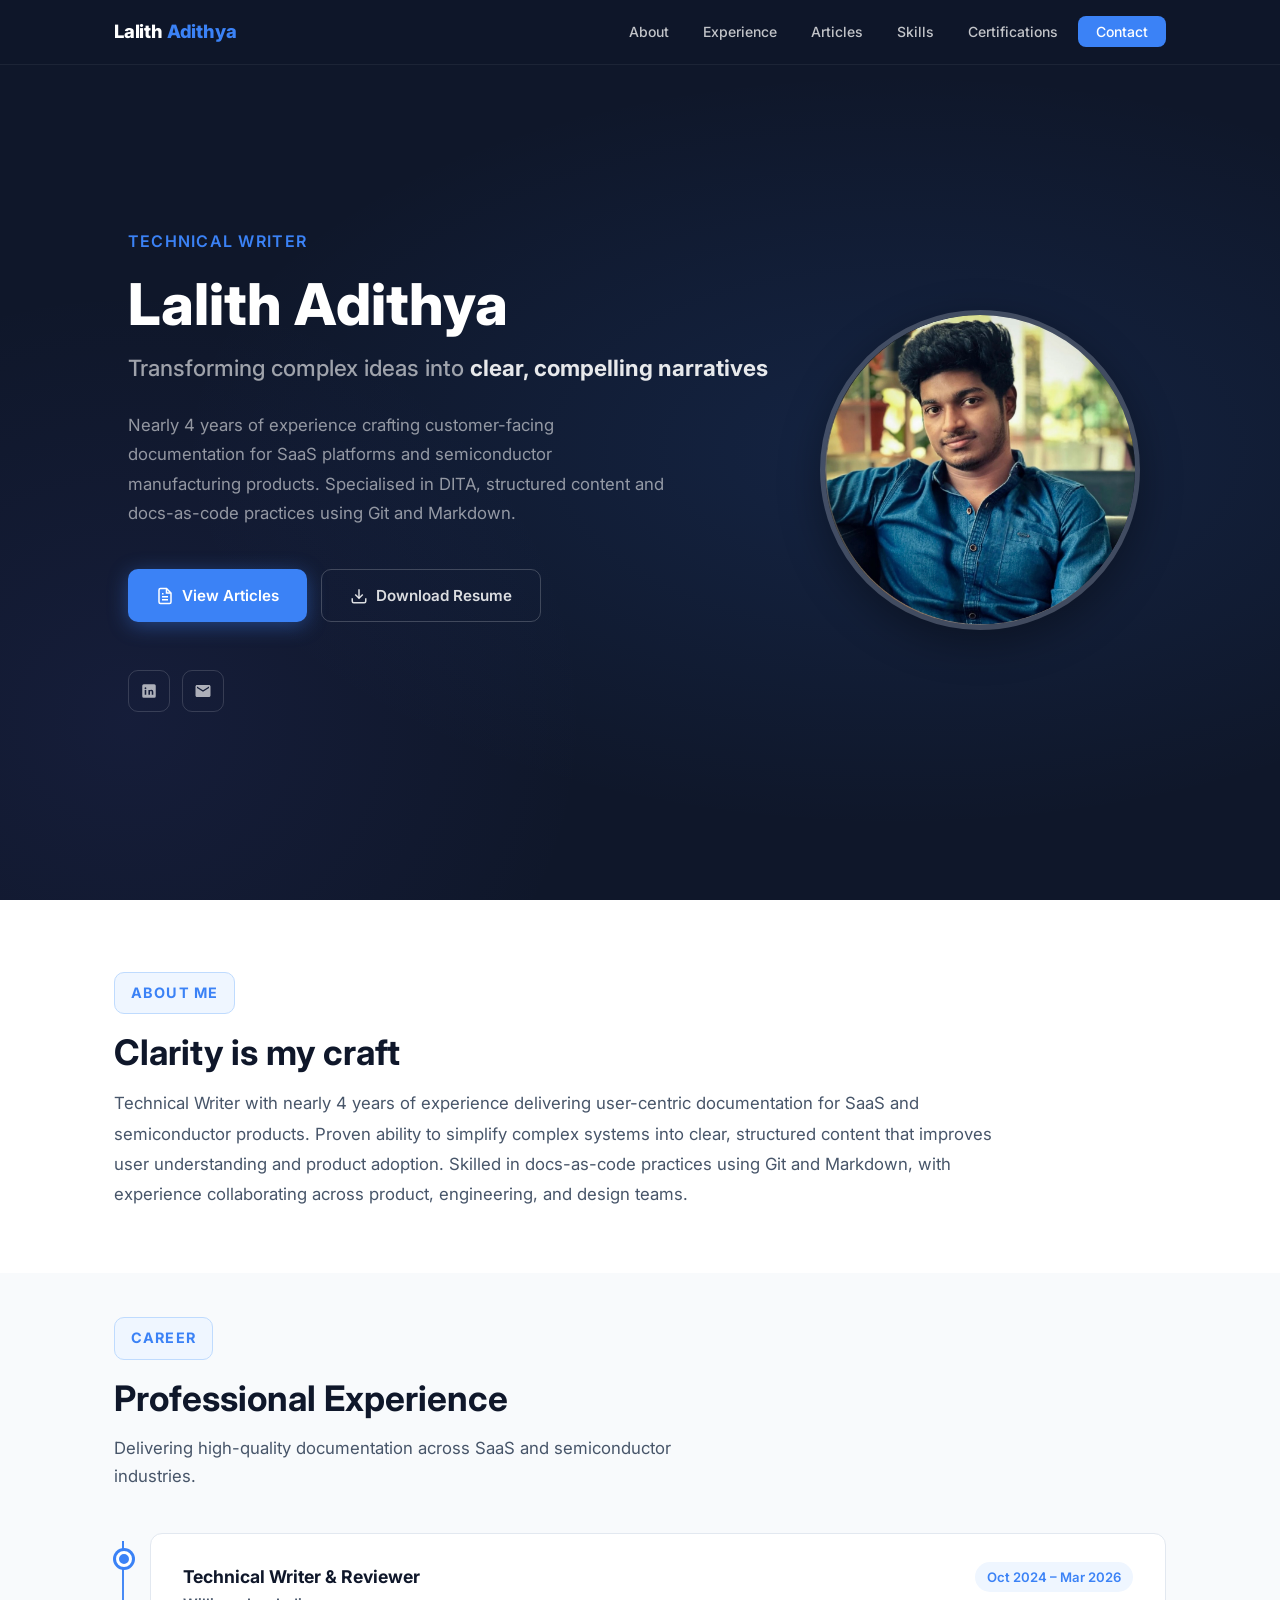
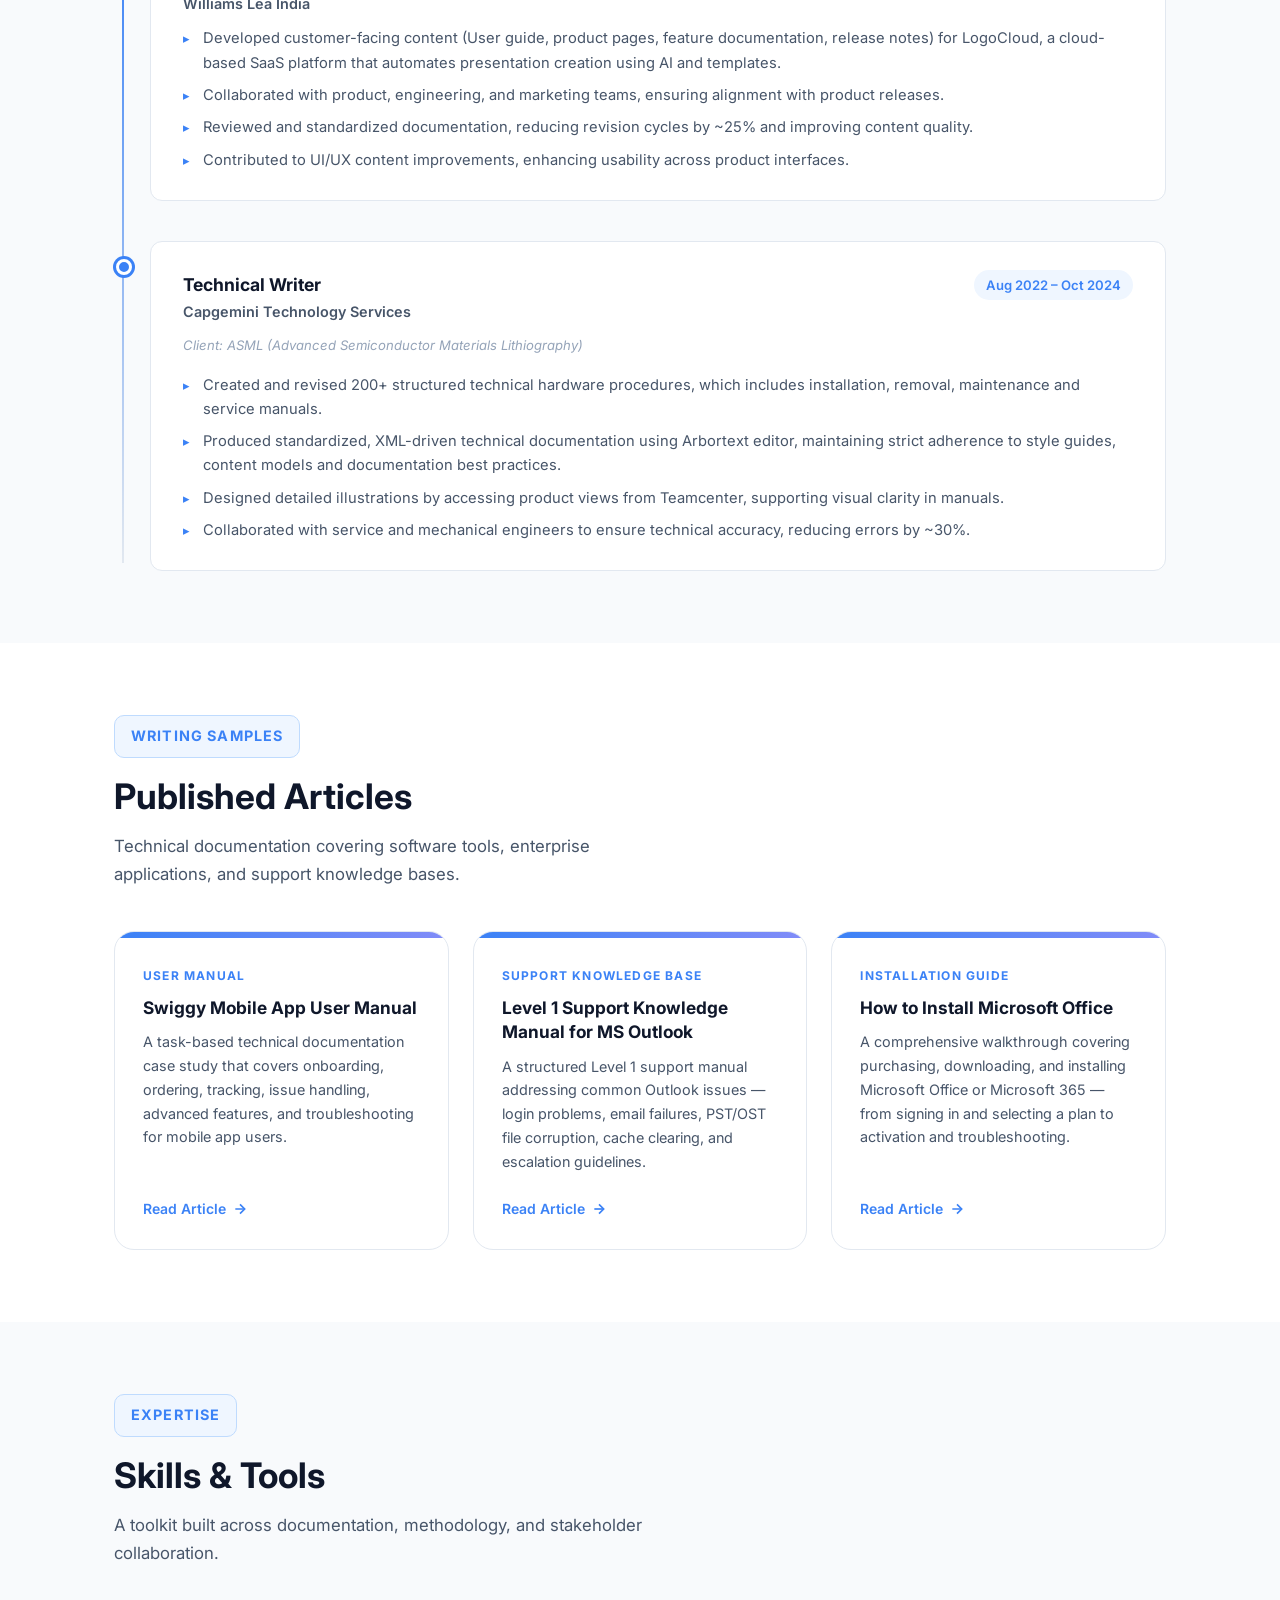
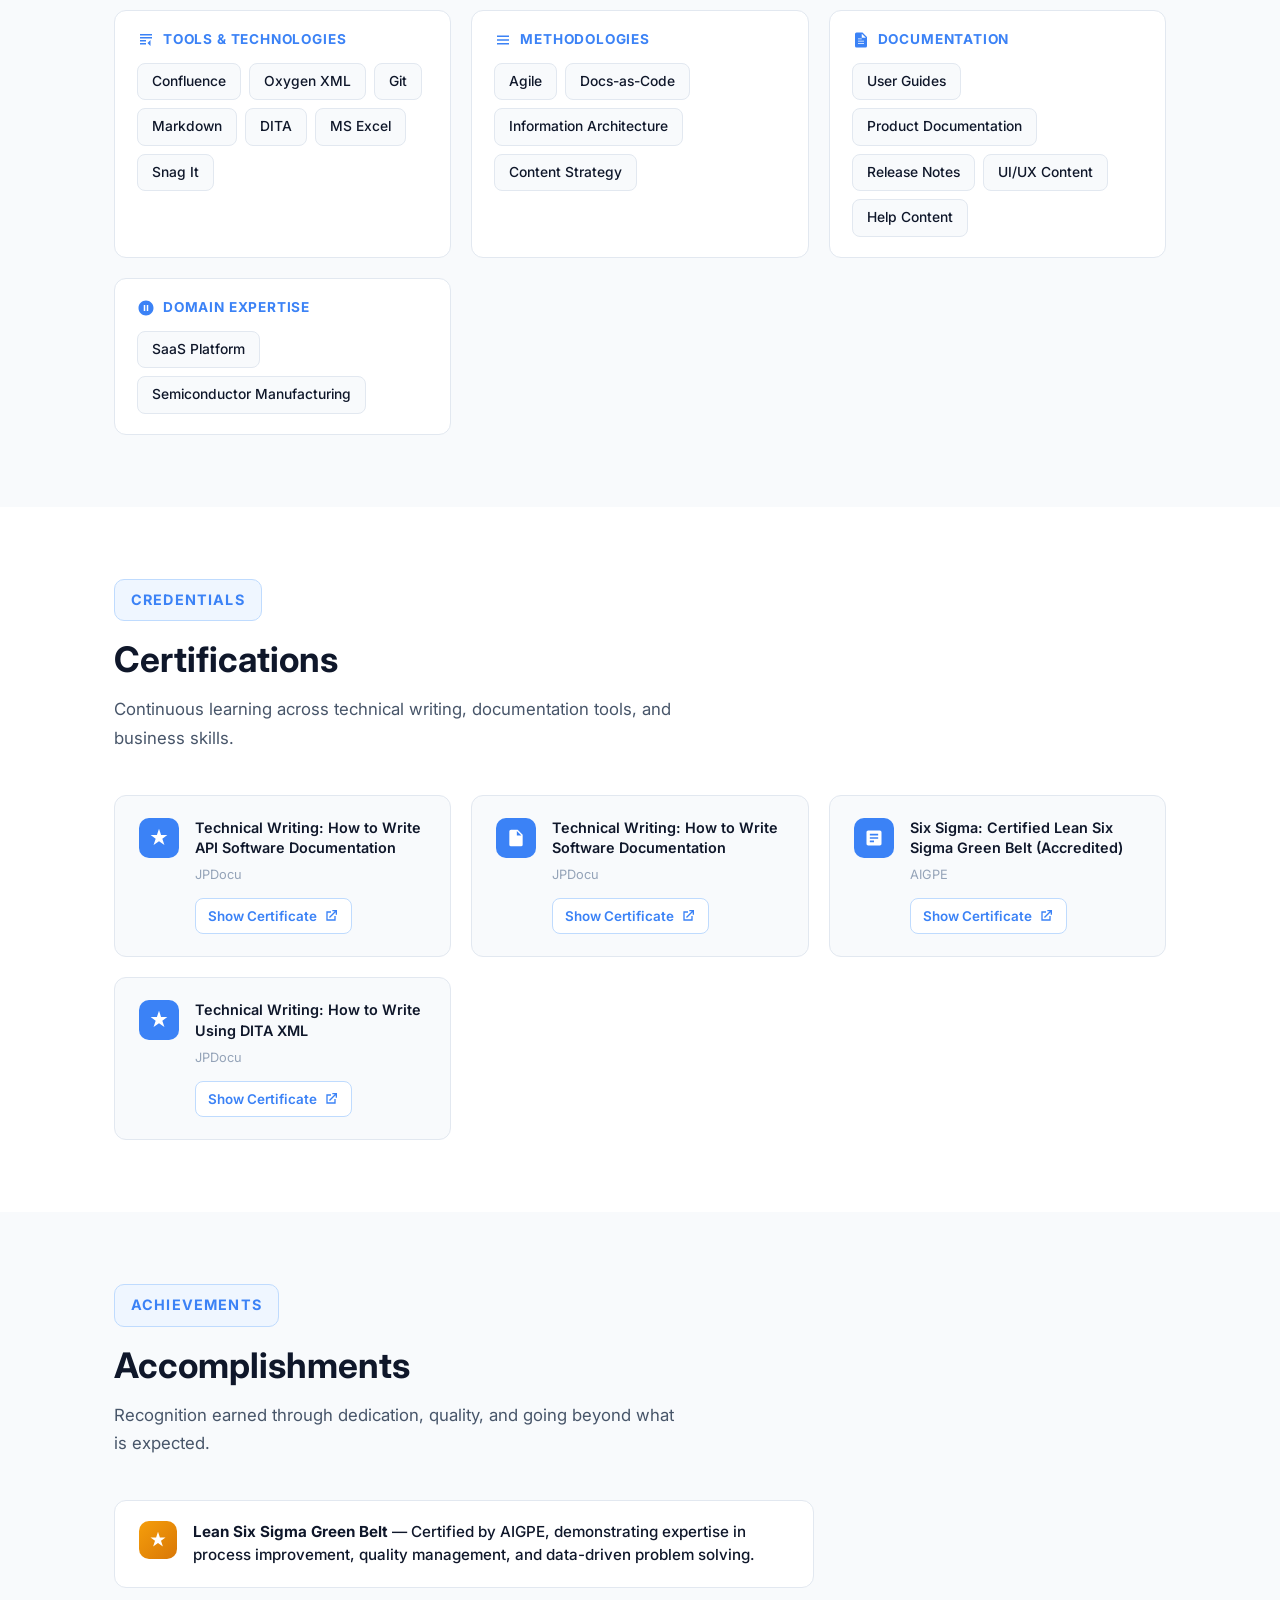
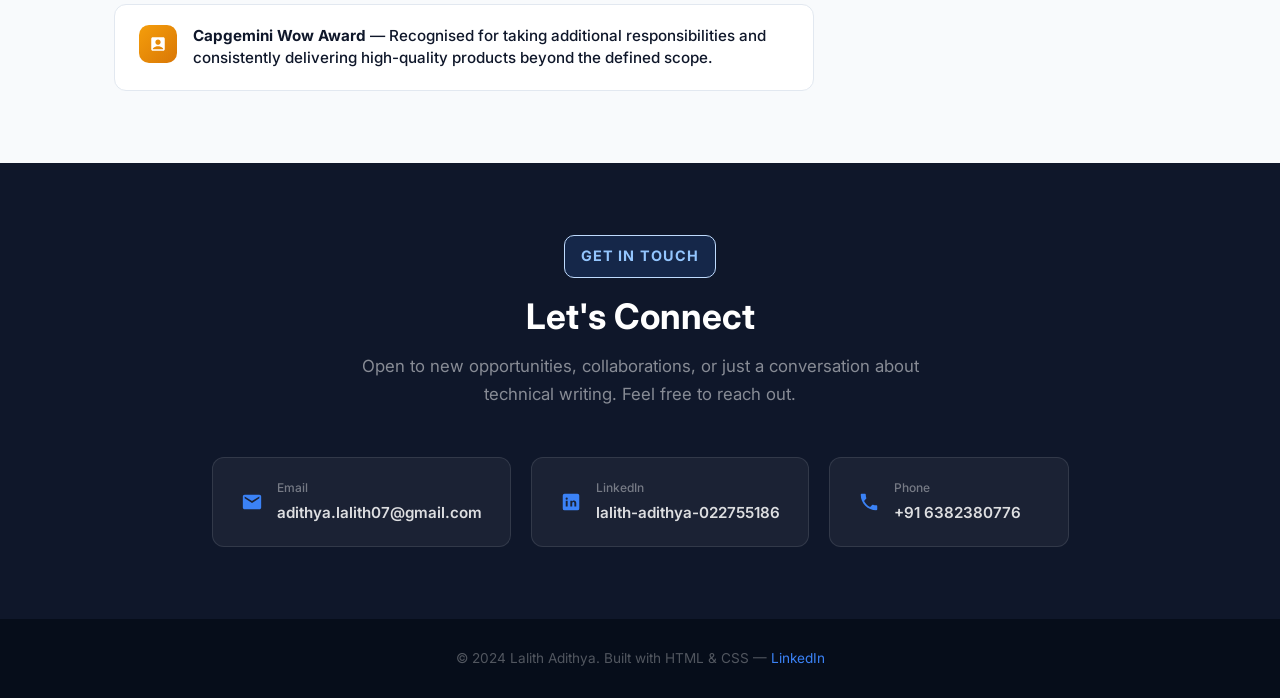
<file: index.html>
<!DOCTYPE html>
<html lang="en">

<head>
  <meta charset="UTF-8" />
  <meta name="viewport" content="width=device-width, initial-scale=1.0" />
  <meta name="description"
    content="Lalith Adithya — Technical Writer with nearly 4 years of experience in SaaS and semiconductor documentation." />
  <title>Lalith Adithya | Technical Writer</title>
  <link rel="preconnect" href="https://fonts.googleapis.com" />
  <link rel="preconnect" href="https://fonts.gstatic.com" crossorigin />
  <link href="https://fonts.googleapis.com/css2?family=Inter:wght@400;500;600;700;800&display=swap" rel="stylesheet" />
  <link rel="stylesheet" href="assets/style.css" />
</head>

<body>

  <!-- ===== NAVBAR ===== -->
  <nav id="navbar">
    <div class="container nav-inner">
      <a href="#hero" class="nav-logo">Lalith <span>Adithya</span></a>
      <ul class="nav-links" id="nav-links">
        <li><a href="#about">About</a></li>
        <li><a href="#experience">Experience</a></li>
        <li><a href="#articles">Articles</a></li>
        <li><a href="#skills">Skills</a></li>
        <li><a href="#certifications">Certifications</a></li>
        <li><a href="#contact" class="nav-cta">Contact</a></li>
      </ul>
      <button class="hamburger" id="hamburger" aria-label="Toggle navigation">
        <span></span><span></span><span></span>
      </button>
    </div>
  </nav>

  <!-- ===== HERO ===== -->
  <section id="hero">
    <div class="container">
      <div class="hero-layout">
        <div class="hero-content">
          <p class="hero-greeting">Technical Writer</p>
          <h1 class="hero-name">Lalith Adithya</h1>
          <p class="hero-title">
            Transforming complex ideas into <strong>clear, compelling narratives</strong>
          </p>
          <p class="hero-desc">
            Nearly 4 years of experience crafting customer-facing documentation for SaaS platforms and
            semiconductor manufacturing products. Specialised in DITA, structured content
            and docs-as-code practices using Git and Markdown.
          </p>
          <div class="hero-actions">
            <a href="#articles" class="btn btn-primary">
              <svg viewBox="0 0 24 24" width="18" height="18" fill="none" stroke="currentColor" stroke-width="2">
                <path d="M14 2H6a2 2 0 00-2 2v16a2 2 0 002 2h12a2 2 0 002-2V8z" />
                <polyline points="14 2 14 8 20 8" />
                <line x1="16" y1="13" x2="8" y2="13" />
                <line x1="16" y1="17" x2="8" y2="17" />
                <polyline points="10 9 9 9 8 9" />
              </svg>
              View Articles
            </a>
            <a href="assets/Lalith_TechnicalWriter.pdf" download class="btn btn-outline">
              <svg viewBox="0 0 24 24" width="18" height="18" fill="none" stroke="currentColor" stroke-width="2">
                <path d="M21 15v4a2 2 0 01-2 2H5a2 2 0 01-2-2v-4" />
                <polyline points="7 10 12 15 17 10" />
                <line x1="12" y1="15" x2="12" y2="3" />
              </svg>
              Download Resume
            </a>
          </div>
          <div class="hero-social">
            <a href="https://www.linkedin.com/in/lalith-adithya-022755186" target="_blank" rel="noopener"
              class="social-link" aria-label="LinkedIn">
              <svg viewBox="0 0 24 24">
                <path
                  d="M19 3A2 2 0 0 1 21 5V19A2 2 0 0 1 19 21H5A2 2 0 0 1 3 19V5A2 2 0 0 1 5 3H19M8.34 17V10.5H6.26V17H8.34M7.3 9.56A1.2 1.2 0 1 0 7.3 7.16A1.2 1.2 0 0 0 7.3 9.56M17.74 17V13.32C17.74 11.35 16.68 10.43 15.27 10.43C14.13 10.43 13.62 11.05 13.34 11.49V10.5H11.26C11.29 11.16 11.26 17 11.26 17H13.34V13.37C13.34 13.17 13.35 12.97 13.41 12.83C13.57 12.42 13.92 12 14.54 12C15.35 12 15.67 12.62 15.67 13.53V17H17.74Z" />
              </svg>
            </a>
            <a href="mailto:adithya.lalith07@gmail.com" class="social-link" aria-label="Email">
              <svg viewBox="0 0 24 24">
                <path
                  d="M20 4H4c-1.1 0-2 .9-2 2v12c0 1.1.9 2 2 2h16c1.1 0 2-.9 2-2V6c0-1.1-.9-2-2-2zm0 4l-8 5-8-5V6l8 5 8-5v2z" />
              </svg>
            </a>
          </div>
        </div>
        <div class="hero-image-wrap">
          <img src="assets/profile.jpeg" alt="Lalith Adithya" class="hero-image" loading="lazy" />
        </div>
      </div>
    </div>
  </section>

  <!-- ===== ABOUT ===== -->
  <section id="about">
    <div class="container">
      <div class="about-grid">
        <div class="about-text fade-in">
          <span class="section-label">About Me</span>
          <h2 class="section-title">Clarity is my craft</h2>
          <p>
            Technical Writer with nearly 4 years of experience delivering user-centric documentation for SaaS and
            semiconductor products. Proven ability to simplify complex systems into clear, structured content that
            improves
            user understanding and product adoption. Skilled in docs-as-code practices using Git and Markdown, with
            experience collaborating across product, engineering, and design teams.
          </p>
        </div>
      </div>
    </div>
  </section>

  <!-- ===== EXPERIENCE ===== -->
  <section id="experience">
    <div class="container">
      <span class="section-label">Career</span>
      <h2 class="section-title">Professional Experience</h2>
      <p class="section-subtitle">Delivering high-quality documentation across SaaS and semiconductor industries.</p>
      <div class="timeline">

        <!-- Williams Lea -->
        <div class="timeline-item fade-in">
          <div class="timeline-dot"></div>
          <div class="exp-card">
            <div class="exp-header">
              <div>
                <div class="exp-role">Technical Writer &amp; Reviewer</div>
                <div class="exp-company">Williams Lea India</div>
              </div>
              <span class="exp-period">Oct 2024 – Mar 2026</span>
            </div>
            <ul class="exp-points">
              <li>Developed customer-facing content (User guide, product pages, feature documentation, release notes)
                for
                LogoCloud, a cloud-based SaaS platform that automates presentation creation using AI and templates.</li>
              <li>Collaborated with product, engineering, and marketing teams, ensuring alignment with product releases.
              </li>
              <li>Reviewed and standardized documentation, reducing revision cycles by ~25% and improving content
                quality.</li>
              <li>Contributed to UI/UX content improvements, enhancing usability across product interfaces.</li>
            </ul>
          </div>
        </div>

        <!-- Capgemini -->
        <div class="timeline-item fade-in">
          <div class="timeline-dot"></div>
          <div class="exp-card">
            <div class="exp-header">
              <div>
                <div class="exp-role">Technical Writer</div>
                <div class="exp-company">Capgemini Technology Services</div>
              </div>
              <span class="exp-period">Aug 2022 – Oct 2024</span>
            </div>
            <p class="exp-client">Client: ASML (Advanced Semiconductor Materials Lithiography)</p>
            <ul class="exp-points">
              <li>Created and revised 200+ structured technical hardware procedures, which includes installation,
                removal,
                maintenance and service manuals.</li>
              <li>Produced standardized, XML-driven technical documentation using Arbortext editor, maintaining strict
                adherence to style guides, content models and documentation best practices.</li>
              <li>Designed detailed illustrations by accessing product views from Teamcenter, supporting visual clarity
                in manuals.</li>
              <li>Collaborated with service and mechanical engineers to ensure technical accuracy, reducing errors by
                ~30%.</li>
            </ul>
          </div>
        </div>

      </div>
    </div>
  </section>

  <!-- ===== ARTICLES ===== -->
  <section id="articles">
    <div class="container">
      <span class="section-label">Writing Samples</span>
      <h2 class="section-title">Published Articles</h2>
      <p class="section-subtitle">Technical documentation covering software tools, enterprise applications, and support
        knowledge bases.</p>
      <div class="articles-grid">

        <!-- Article 1 -->
        <div class="article-card fade-in">
          <div class="article-thumb"></div>
          <div class="article-body">
            <div class="article-category">User Manual</div>
            <h3 class="article-title">Swiggy Mobile App User Manual</h3>
            <p class="article-desc">
              A task-based technical documentation case study that covers onboarding, ordering, tracking,
              issue handling, advanced features, and troubleshooting for mobile app users.
            </p>
            <div class="article-footer">
              <a href="articles/article-viewer.html?file=swiggy_article.md" class="article-read-btn">
                Read Article
                <svg viewBox="0 0 24 24" fill="none" stroke="currentColor" stroke-width="2.5">
                  <line x1="5" y1="12" x2="19" y2="12" />
                  <polyline points="12 5 19 12 12 19" />
                </svg>
              </a>
            </div>
          </div>
        </div>

        <!-- Article 2 -->
        <div class="article-card fade-in">
          <div class="article-thumb"></div>
          <div class="article-body">
            <div class="article-category">Support Knowledge Base</div>
            <h3 class="article-title">Level 1 Support Knowledge Manual for MS Outlook</h3>
            <p class="article-desc">
              A structured Level 1 support manual addressing common Outlook issues — login problems, email failures,
              PST/OST file corruption, cache clearing, and escalation guidelines.
            </p>
            <div class="article-footer">
              <a href="articles/article-viewer.html?file=level_l1.md" class="article-read-btn">
                Read Article
                <svg viewBox="0 0 24 24" fill="none" stroke="currentColor" stroke-width="2.5">
                  <line x1="5" y1="12" x2="19" y2="12" />
                  <polyline points="12 5 19 12 12 19" />
                </svg>
              </a>
            </div>
          </div>
        </div>

        <!-- Article 3 -->
        <div class="article-card fade-in">
          <div class="article-thumb"></div>
          <div class="article-body">
            <div class="article-category">Installation Guide</div>
            <h3 class="article-title">How to Install Microsoft Office</h3>
            <p class="article-desc">
              A comprehensive walkthrough covering purchasing, downloading, and installing Microsoft Office or
              Microsoft 365 — from signing in and selecting a plan to activation and troubleshooting.
            </p>
            <div class="article-footer">
              <a href="articles/article-viewer.html?file=how_to_install_ms_office.md" class="article-read-btn">
                Read Article
                <svg viewBox="0 0 24 24" fill="none" stroke="currentColor" stroke-width="2.5">
                  <line x1="5" y1="12" x2="19" y2="12" />
                  <polyline points="12 5 19 12 12 19" />
                </svg>
              </a>
            </div>
          </div>
        </div>

      </div>
    </div>
  </section>

  <!-- ===== SKILLS ===== -->
  <section id="skills">
    <div class="container">
      <span class="section-label">Expertise</span>
      <h2 class="section-title">Skills &amp; Tools</h2>
      <p class="section-subtitle">A toolkit built across documentation, methodology, and stakeholder collaboration.</p>
      <div class="skills-categories fade-in">

        <div class="skill-category">
          <div class="skill-category-header">
            <svg viewBox="0 0 24 24" fill="currentColor" width="18" height="18">
              <path d="M20 6H4V4h16v2zm0 2H4v2h16V8zm-8 4H4v2h8v-2zm0 4H4v2h8v-2zm6-4v8l-4-4 4-4z" />
            </svg>
            <h3 class="skill-category-title">Tools &amp; Technologies</h3>
          </div>
          <div class="skill-tags-row">
            <span class="skill-tag">Confluence</span>
            <span class="skill-tag">Oxygen XML</span>
            <span class="skill-tag">Git</span>
            <span class="skill-tag">Markdown</span>
            <span class="skill-tag">DITA</span>
            <span class="skill-tag">MS Excel</span>
            <span class="skill-tag">Snag It</span>
          </div>
        </div>

        <div class="skill-category">
          <div class="skill-category-header">
            <svg viewBox="0 0 24 24" fill="currentColor" width="18" height="18">
              <path d="M4 6h16v2H4zm0 5h16v2H4zm0 5h16v2H4z" />
            </svg>
            <h3 class="skill-category-title">Methodologies</h3>
          </div>
          <div class="skill-tags-row">
            <span class="skill-tag">Agile</span>
            <span class="skill-tag">Docs-as-Code</span>
            <span class="skill-tag">Information Architecture</span>
            <span class="skill-tag">Content Strategy</span>
          </div>
        </div>

        <div class="skill-category">
          <div class="skill-category-header">
            <svg viewBox="0 0 24 24" fill="currentColor" width="18" height="18">
              <path
                d="M14 2H6a2 2 0 00-2 2v16a2 2 0 002 2h12a2 2 0 002-2V8l-6-6zm-1 1.5L18.5 9H13V3.5zM8 13h8v1H8zm0 3h8v1H8zm0-6h5v1H8z" />
            </svg>
            <h3 class="skill-category-title">Documentation</h3>
          </div>
          <div class="skill-tags-row">
            <span class="skill-tag">User Guides</span>
            <span class="skill-tag">Product Documentation</span>
            <span class="skill-tag">Release Notes</span>
            <span class="skill-tag">UI/UX Content</span>
            <span class="skill-tag">Help Content</span>
          </div>
        </div>

        <div class="skill-category">
          <div class="skill-category-header">
            <svg viewBox="0 0 24 24" fill="currentColor" width="18" height="18">
              <path
                d="M12 2C6.48 2 2 6.48 2 12s4.48 10 10 10 10-4.48 10-10S17.52 2 12 2zm-1 14H9V8h2v8zm4 0h-2V8h2v8z" />
            </svg>
            <h3 class="skill-category-title">Domain Expertise</h3>
          </div>
          <div class="skill-tags-row">
            <span class="skill-tag">SaaS Platform</span>
            <span class="skill-tag">Semiconductor Manufacturing</span>
          </div>
        </div>

      </div>
    </div>
  </section>

  <!-- ===== CERTIFICATIONS ===== -->
  <section id="certifications">
    <div class="container">
      <span class="section-label">Credentials</span>
      <h2 class="section-title">Certifications</h2>
      <p class="section-subtitle">Continuous learning across technical writing, documentation tools, and business
        skills.</p>
      <div class="certs-grid fade-in">

        <div class="cert-card">
          <div class="cert-icon">
            <svg viewBox="0 0 24 24">
              <path d="M12 1L9.5 8.5H2l6 4.5-2.5 7.5L12 16l6.5 4.5-2.5-7.5 6-4.5h-7.5L12 1z" />
            </svg>
          </div>
          <div class="cert-text">
            <a class="cert-title" href="https://www.udemy.com/certificate/UC-3b1d50a0-3300-4786-92a3-cf062a9b9935/"
              target="_blank" rel="noopener">
              Technical Writing: How to Write API Software Documentation
            </a>
            <div class="cert-issuer">JPDocu</div>
            <a class="cert-link-btn" href="https://www.udemy.com/certificate/UC-3b1d50a0-3300-4786-92a3-cf062a9b9935/"
              target="_blank" rel="noopener">
              Show Certificate
              <svg viewBox="0 0 24 24">
                <path d="M14 3H21V10H19V6.41L10.41 15L9 13.59L17.59 5H14V3M5 5H12V7H7V17H17V12H19V19H5V5Z" />
              </svg>
            </a>
          </div>
        </div>

        <div class="cert-card">
          <div class="cert-icon">
            <svg viewBox="0 0 24 24">
              <path d="M14 2H6a2 2 0 00-2 2v16a2 2 0 002 2h12a2 2 0 002-2V8l-6-6zm-1 1.5L18.5 9H13V3.5z" />
            </svg>
          </div>
          <div class="cert-text">
            <a class="cert-title" href="https://www.udemy.com/certificate/UC-2b2be797-c025-4c02-b861-0d8aa127be94/"
              target="_blank" rel="noopener">
              Technical Writing: How to Write Software Documentation
            </a>
            <div class="cert-issuer">JPDocu</div>
            <a class="cert-link-btn" href="https://www.udemy.com/certificate/UC-2b2be797-c025-4c02-b861-0d8aa127be94/"
              target="_blank" rel="noopener">
              Show Certificate
              <svg viewBox="0 0 24 24">
                <path d="M14 3H21V10H19V6.41L10.41 15L9 13.59L17.59 5H14V3M5 5H12V7H7V17H17V12H19V19H5V5Z" />
              </svg>
            </a>
          </div>
        </div>

        <div class="cert-card">
          <div class="cert-icon">
            <svg viewBox="0 0 24 24">
              <path
                d="M19 3H5c-1.1 0-2 .9-2 2v14c0 1.1.9 2 2 2h14c1.1 0 2-.9 2-2V5c0-1.1-.9-2-2-2zm-7 14H7v-2h5v2zm5-4H7v-2h10v2zm0-4H7V7h10v2z" />
            </svg>
          </div>
          <div class="cert-text">
            <a class="cert-title" href="https://www.udemy.com/certificate/UC-37bd7be3-f6fc-440d-a612-e56e745743c7/"
              target="_blank" rel="noopener">
              Six Sigma: Certified Lean Six Sigma Green Belt (Accredited)
            </a>
            <div class="cert-issuer">AIGPE</div>
            <a class="cert-link-btn" href="https://www.udemy.com/certificate/UC-37bd7be3-f6fc-440d-a612-e56e745743c7/"
              target="_blank" rel="noopener">
              Show Certificate
              <svg viewBox="0 0 24 24">
                <path d="M14 3H21V10H19V6.41L10.41 15L9 13.59L17.59 5H14V3M5 5H12V7H7V17H17V12H19V19H5V5Z" />
              </svg>
            </a>
          </div>
        </div>
        <div class="cert-card">
          <div class="cert-icon">
            <svg viewBox="0 0 24 24">
              <path d="M12 1L9.5 8.5H2l6 4.5-2.5 7.5L12 16l6.5 4.5-2.5-7.5 6-4.5h-7.5L12 1z" />
            </svg>
          </div>
          <div class="cert-text">
            <a class="cert-title" href="https://www.udemy.com/certificate/UC-e6845215-7efd-4336-aedc-996519c5c45f/"
              target="_blank" rel="noopener">
              Technical Writing: How to Write Using DITA XML
            </a>
            <div class="cert-issuer">JPDocu</div>
            <a class="cert-link-btn" href="https://www.udemy.com/certificate/UC-e6845215-7efd-4336-aedc-996519c5c45f/"
              target="_blank" rel="noopener">
              Show Certificate
              <svg viewBox="0 0 24 24">
                <path d="M14 3H21V10H19V6.41L10.41 15L9 13.59L17.59 5H14V3M5 5H12V7H7V17H17V12H19V19H5V5Z" />
              </svg>
            </a>
          </div>
        </div>
      </div>
    </div>
  </section>

  <!-- ===== ACCOMPLISHMENTS ===== -->
  <section id="accomplishments">
    <div class="container">
      <span class="section-label">Achievements</span>
      <h2 class="section-title">Accomplishments</h2>
      <p class="section-subtitle">Recognition earned through dedication, quality, and going beyond what is expected.</p>
      <div class="accomplishments-list fade-in">

        <div class="accomplishment-item">
          <div class="acc-icon">
            <svg viewBox="0 0 24 24">
              <path d="M12 1L9.5 8.5H2l6 4.5-2.5 7.5L12 16l6.5 4.5-2.5-7.5 6-4.5h-7.5L12 1z" />
            </svg>
          </div>
          <p class="acc-text"><strong>Lean Six Sigma Green Belt</strong> — Certified by AIGPE, demonstrating expertise
            in process improvement, quality management, and data-driven problem solving.</p>
        </div>

        <div class="accomplishment-item">
          <div class="acc-icon">
            <svg viewBox="0 0 24 24">
              <path
                d="M19 3H5c-1.1 0-2 .9-2 2v14c0 1.1.9 2 2 2h14c1.1 0 2-.9 2-2V5c0-1.1-.9-2-2-2zm-7 3c1.93 0 3.5 1.57 3.5 3.5S13.93 13 12 13s-3.5-1.57-3.5-3.5S10.07 6 12 6zm7 13H5v-.23c0-.62.28-1.2.76-1.58C7.47 15.82 9.64 15 12 15s4.53.82 6.24 2.19c.48.38.76.97.76 1.58V19z" />
            </svg>
          </div>
          <p class="acc-text"><strong>Capgemini Wow Award</strong> — Recognised for taking additional responsibilities
            and consistently delivering high-quality products beyond the defined scope.</p>
        </div>

      </div>
    </div>
  </section>

  <!-- ===== CONTACT ===== -->
  <section id="contact">
    <div class="container">
      <span class="section-label">Get In Touch</span>
      <h2 class="section-title">Let's Connect</h2>
      <p class="section-subtitle">
        Open to new opportunities, collaborations, or just a conversation about technical writing.
        Feel free to reach out.
      </p>
      <div class="contact-cards">
        <a href="mailto:adithya.lalith07@gmail.com" class="contact-card">
          <svg viewBox="0 0 24 24">
            <path
              d="M20 4H4c-1.1 0-2 .9-2 2v12c0 1.1.9 2 2 2h16c1.1 0 2-.9 2-2V6c0-1.1-.9-2-2-2zm0 4l-8 5-8-5V6l8 5 8-5v2z" />
          </svg>
          <div class="contact-card-content">
            <div class="contact-card-label">Email</div>
            <div class="contact-card-value">adithya.lalith07@gmail.com</div>
          </div>
        </a>
        <a href="https://www.linkedin.com/in/lalith-adithya-022755186" target="_blank" rel="noopener"
          class="contact-card">
          <svg viewBox="0 0 24 24">
            <path
              d="M19 3A2 2 0 0 1 21 5V19A2 2 0 0 1 19 21H5A2 2 0 0 1 3 19V5A2 2 0 0 1 5 3H19M8.34 17V10.5H6.26V17H8.34M7.3 9.56A1.2 1.2 0 1 0 7.3 7.16A1.2 1.2 0 0 0 7.3 9.56M17.74 17V13.32C17.74 11.35 16.68 10.43 15.27 10.43C14.13 10.43 13.62 11.05 13.34 11.49V10.5H11.26C11.29 11.16 11.26 17 11.26 17H13.34V13.37C13.34 13.17 13.35 12.97 13.41 12.83C13.57 12.42 13.92 12 14.54 12C15.35 12 15.67 12.62 15.67 13.53V17H17.74Z" />
          </svg>
          <div class="contact-card-content">
            <div class="contact-card-label">LinkedIn</div>
            <div class="contact-card-value">lalith-adithya-022755186</div>
          </div>
        </a>
        <a href="tel:+916382380776" class="contact-card">
          <svg viewBox="0 0 24 24">
            <path
              d="M6.62 10.79c1.44 2.83 3.76 5.14 6.59 6.59l2.2-2.2c.27-.27.67-.36 1.02-.24 1.12.37 2.33.57 3.57.57.55 0 1 .45 1 1V20c0 .55-.45 1-1 1-9.39 0-17-7.61-17-17 0-.55.45-1 1-1h3.5c.55 0 1 .45 1 1 0 1.25.2 2.45.57 3.57.11.35.03.74-.25 1.02l-2.2 2.2z" />
          </svg>
          <div class="contact-card-content">
            <div class="contact-card-label">Phone</div>
            <div class="contact-card-value">+91 6382380776</div>
          </div>
        </a>
      </div>
    </div>
  </section>

  <!-- ===== FOOTER ===== -->
  <footer>
    <div class="container">
      <p>© 2024 Lalith Adithya. Built with HTML &amp; CSS — <a
          href="https://www.linkedin.com/in/lalith-adithya-022755186" target="_blank" rel="noopener">LinkedIn</a></p>
    </div>
  </footer>

  <!-- ===== SCROLL TO TOP ===== -->
  <button id="scroll-top" aria-label="Scroll to top">
    <svg viewBox="0 0 24 24">
      <polyline points="18 15 12 9 6 15" />
    </svg>
  </button>

  <!-- ===== JS ===== -->
  <script>
    // Navbar scroll effect
    const navbar = document.getElementById('navbar');
    window.addEventListener('scroll', () => {
      navbar.classList.toggle('scrolled', window.scrollY > 40);
    });

    // Hamburger menu
    const hamburger = document.getElementById('hamburger');
    const navLinks = document.getElementById('nav-links');
    hamburger.addEventListener('click', () => {
      hamburger.classList.toggle('open');
      navLinks.classList.toggle('open');
    });
    navLinks.querySelectorAll('a').forEach(link => {
      link.addEventListener('click', () => {
        hamburger.classList.remove('open');
        navLinks.classList.remove('open');
      });
    });

    // Scroll-to-top button
    const scrollTopBtn = document.getElementById('scroll-top');
    window.addEventListener('scroll', () => {
      scrollTopBtn.classList.toggle('visible', window.scrollY > 400);
    });
    scrollTopBtn.addEventListener('click', () => {
      window.scrollTo({ top: 0, behavior: 'smooth' });
    });

    // Intersection Observer for fade-in animations
    const observer = new IntersectionObserver((entries) => {
      entries.forEach(entry => {
        if (entry.isIntersecting) {
          entry.target.classList.add('visible');
          observer.unobserve(entry.target);
        }
      });
    }, { threshold: 0.12 });

    document.querySelectorAll('.fade-in').forEach(el => observer.observe(el));
  </script>
</body>

</html>
</file>
<file: assets/style.css>
/* ===== RESET & BASE ===== */
*, *::before, *::after {
  box-sizing: border-box;
  margin: 0;
  padding: 0;
}

:root {
  --navy: #0f172a;
  --navy-light: #1e293b;
  --blue: #3b82f6;
  --blue-dark: #2563eb;
  --blue-light: #eff6ff;
  --text-primary: #0f172a;
  --text-secondary: #475569;
  --text-muted: #94a3b8;
  --bg: #ffffff;
  --bg-alt: #f8fafc;
  --border: #e2e8f0;
  --shadow-sm: 0 1px 3px rgba(0,0,0,0.08), 0 1px 2px rgba(0,0,0,0.04);
  --shadow-md: 0 4px 16px rgba(0,0,0,0.08), 0 2px 4px rgba(0,0,0,0.04);
  --shadow-lg: 0 10px 40px rgba(0,0,0,0.1);
  --radius: 12px;
  --radius-lg: 20px;
  --transition: 0.25s ease;
  --max-w: 1100px;
}

html { scroll-behavior: smooth; }

body {
  font-family: 'Inter', -apple-system, BlinkMacSystemFont, 'Segoe UI', sans-serif;
  font-size: 16px;
  line-height: 1.7;
  color: var(--text-primary);
  background: var(--bg);
  -webkit-font-smoothing: antialiased;
}

a { color: inherit; text-decoration: none; }
img { max-width: 100%; display: block; }
ul { list-style: none; }

/* ===== TYPOGRAPHY ===== */
h1 { font-size: clamp(2.2rem, 5vw, 3.6rem); font-weight: 800; line-height: 1.15; }
h2 { font-size: clamp(1.6rem, 3vw, 2.2rem); font-weight: 700; line-height: 1.25; }
h3 { font-size: 1.2rem; font-weight: 600; }
h4 { font-size: 1rem; font-weight: 600; }
p { color: var(--text-secondary); }

/* ===== LAYOUT ===== */
.container {
  max-width: var(--max-w);
  margin: 0 auto;
  padding: 0 24px;
}

section { padding: 72px 0; }

.section-label {
  display: inline-block;
  font-size: 0.9rem;
  font-weight: 700;
  letter-spacing: 0.08em;
  text-transform: uppercase;
  color: var(--blue);
  background: var(--blue-light);
  padding: 8px 16px;
  border-radius: 10px;
  margin-bottom: 16px;
  border: 1px solid #bfdbfe;
}

.section-title {
  margin-bottom: 14px;
}

.section-subtitle {
  color: var(--text-secondary);
  font-size: 1.05rem;
  max-width: 560px;
  margin-bottom: 42px;
}

/* ===== NAVBAR ===== */
#navbar {
  position: fixed;
  top: 0;
  width: 100%;
  z-index: 1000;
  background: rgba(15, 23, 42, 0.97);
  backdrop-filter: blur(12px);
  border-bottom: 1px solid rgba(255,255,255,0.06);
  transition: box-shadow var(--transition);
}

#navbar.scrolled {
  box-shadow: 0 4px 24px rgba(0,0,0,0.3);
}

.nav-inner {
  display: flex;
  align-items: center;
  justify-content: space-between;
  height: 64px;
}

.nav-logo {
  font-size: 1.15rem;
  font-weight: 800;
  color: #ffffff;
  letter-spacing: -0.01em;
}

.nav-logo span {
  color: var(--blue);
}

.nav-links {
  display: flex;
  align-items: center;
  gap: 6px;
}

.nav-links a {
  color: rgba(255,255,255,0.75);
  font-size: 0.875rem;
  font-weight: 500;
  padding: 6px 14px;
  border-radius: 8px;
  transition: color var(--transition), background var(--transition);
}

.nav-links a:hover {
  color: #ffffff;
  background: rgba(255,255,255,0.08);
}

.nav-cta {
  background: var(--blue) !important;
  color: #fff !important;
  padding: 7px 18px !important;
  border-radius: 8px !important;
}

.nav-cta:hover {
  background: var(--blue-dark) !important;
}

.hamburger {
  display: none;
  flex-direction: column;
  gap: 5px;
  cursor: pointer;
  padding: 6px;
  border-radius: 6px;
  border: none;
  background: transparent;
}

.hamburger span {
  display: block;
  width: 22px;
  height: 2px;
  background: #fff;
  border-radius: 2px;
  transition: transform var(--transition), opacity var(--transition);
}

.hamburger.open span:nth-child(1) { transform: translateY(7px) rotate(45deg); }
.hamburger.open span:nth-child(2) { opacity: 0; }
.hamburger.open span:nth-child(3) { transform: translateY(-7px) rotate(-45deg); }

/* ===== HERO ===== */
#hero {
  min-height: 100vh;
  background: var(--navy);
  display: flex;
  align-items: center;
  padding: 120px 0 80px;
  position: relative;
  overflow: hidden;
}

#hero::before {
  content: '';
  position: absolute;
  inset: 0;
  background: radial-gradient(ellipse 80% 60% at 70% 50%, rgba(59,130,246,0.12) 0%, transparent 70%),
              radial-gradient(ellipse 60% 80% at 10% 80%, rgba(99,102,241,0.08) 0%, transparent 60%);
}

.hero-content {
  position: relative;
  z-index: 1;
  max-width: 700px;
}

.hero-layout {
  position: relative;
  z-index: 1;
  display: grid;
  grid-template-columns: 1.3fr 0.7fr;
  align-items: center;
  gap: 40px;
}

.hero-greeting {
  font-size: 1rem;
  font-weight: 600;
  color: var(--blue);
  letter-spacing: 0.08em;
  text-transform: uppercase;
  margin-bottom: 16px;
}

.hero-name {
  color: #ffffff;
  margin-bottom: 12px;
}

.hero-title {
  font-size: clamp(1.1rem, 2.5vw, 1.4rem);
  font-weight: 500;
  color: rgba(255,255,255,0.6);
  margin-bottom: 24px;
}

.hero-title strong {
  color: rgba(255,255,255,0.9);
  font-weight: 700;
}

.hero-desc {
  font-size: 1.05rem;
  color: rgba(255,255,255,0.55);
  max-width: 540px;
  margin-bottom: 40px;
  line-height: 1.75;
}

.hero-actions {
  display: flex;
  gap: 14px;
  flex-wrap: wrap;
  margin-bottom: 48px;
}

.btn {
  display: inline-flex;
  align-items: center;
  gap: 8px;
  padding: 13px 28px;
  border-radius: 10px;
  font-size: 0.95rem;
  font-weight: 600;
  cursor: pointer;
  border: none;
  transition: transform var(--transition), box-shadow var(--transition), background var(--transition);
}

.btn:hover { transform: translateY(-2px); }

.btn-primary {
  background: var(--blue);
  color: #ffffff;
  box-shadow: 0 4px 20px rgba(59,130,246,0.4);
}

.btn-primary:hover {
  background: var(--blue-dark);
  box-shadow: 0 6px 28px rgba(59,130,246,0.5);
}

.btn-outline {
  background: transparent;
  color: rgba(255,255,255,0.85);
  border: 1.5px solid rgba(255,255,255,0.2);
}

.btn-outline:hover {
  background: rgba(255,255,255,0.06);
  border-color: rgba(255,255,255,0.4);
}

.btn-blue-outline {
  background: transparent;
  color: var(--blue);
  border: 1.5px solid var(--blue);
}

.btn-blue-outline:hover {
  background: var(--blue-light);
}

.hero-social {
  display: flex;
  gap: 12px;
}

.social-link {
  display: flex;
  align-items: center;
  justify-content: center;
  width: 42px;
  height: 42px;
  border-radius: 10px;
  border: 1.5px solid rgba(255,255,255,0.15);
  color: rgba(255,255,255,0.65);
  transition: all var(--transition);
}

.social-link:hover {
  color: #fff;
  border-color: var(--blue);
  background: rgba(59,130,246,0.15);
  transform: translateY(-2px);
}

.social-link svg {
  width: 18px;
  height: 18px;
  fill: currentColor;
}

.hero-image-wrap {
  display: flex;
  justify-content: center;
}

.hero-image {
  width: min(320px, 80vw);
  aspect-ratio: 1 / 1;
  object-fit: cover;
  border-radius: 50%;
  border: 5px solid rgba(255, 255, 255, 0.2);
  box-shadow: 0 12px 40px rgba(0, 0, 0, 0.35);
}

/* ===== ABOUT ===== */
#about {
  background: var(--bg);
  padding-bottom: 44px;
}

.about-grid {
  max-width: 900px;
}

.about-text p {
  font-size: 1.05rem;
  line-height: 1.8;
  margin-bottom: 20px;
}

/* ===== SKILLS ===== */
#skills {
  background: var(--bg-alt);
}

.skills-grid {
  display: flex;
  flex-wrap: wrap;
  gap: 12px;
}

/* Categorised skills layout */
.skills-categories {
  display: grid;
  grid-template-columns: repeat(auto-fit, minmax(280px, 1fr));
  gap: 20px;
}

.skill-category {
  background: var(--bg);
  border: 1.5px solid var(--border);
  border-radius: var(--radius);
  padding: 20px 22px;
  transition: box-shadow var(--transition);
}

.skill-category:hover {
  box-shadow: var(--shadow-md);
}

.skill-category-header {
  display: flex;
  align-items: center;
  flex-wrap: nowrap;
  gap: 8px;
  margin-bottom: 14px;
  color: var(--blue);
  white-space: nowrap;
}

.skill-category-header svg {
  flex-shrink: 0;
}

.skill-category-title {
  font-size: 0.85rem;
  font-weight: 700;
  text-transform: uppercase;
  letter-spacing: 0.06em;
  color: var(--blue);
  margin: 0;
  white-space: nowrap;
  line-height: 1;
}

.skill-tags-row {
  display: flex;
  flex-wrap: wrap;
  gap: 8px;
}

.skill-tag {
  display: inline-flex;
  align-items: center;
  gap: 8px;
  padding: 6px 14px;
  background: var(--bg-alt);
  border: 1.5px solid var(--border);
  border-radius: 8px;
  font-size: 0.865rem;
  font-weight: 500;
  color: var(--text-primary);
  transition: all var(--transition);
  cursor: default;
}

.skill-tag:hover {
  border-color: var(--blue);
  color: var(--blue);
  background: var(--blue-light);
  transform: translateY(-2px);
  box-shadow: var(--shadow-sm);
}

.skill-icon {
  width: 20px;
  height: 20px;
  opacity: 0.6;
}

/* ===== EXPERIENCE ===== */
#experience {
  background: var(--bg-alt);
  padding-top: 44px;
}

.timeline {
  position: relative;
  padding-left: 36px;
}

.timeline::before {
  content: '';
  position: absolute;
  left: 8px;
  top: 8px;
  bottom: 8px;
  width: 2px;
  background: linear-gradient(to bottom, var(--blue), var(--border));
}

.timeline-item {
  position: relative;
  margin-bottom: 40px;
}

.timeline-item:last-child { margin-bottom: 0; }

.timeline-dot {
  position: absolute;
  left: -34px;
  top: 18px;
  width: 16px;
  height: 16px;
  border-radius: 50%;
  background: var(--blue);
  border: 3px solid var(--bg);
  box-shadow: 0 0 0 3px var(--blue);
}

.exp-card {
  background: var(--bg);
  border: 1.5px solid var(--border);
  border-radius: var(--radius);
  padding: 28px 32px;
  transition: box-shadow var(--transition), transform var(--transition);
}

.exp-card:hover {
  box-shadow: var(--shadow-md);
  transform: translateX(4px);
}

.exp-header {
  display: flex;
  align-items: flex-start;
  justify-content: space-between;
  gap: 16px;
  margin-bottom: 6px;
  flex-wrap: wrap;
}

.exp-role {
  font-size: 1.1rem;
  font-weight: 700;
  color: var(--text-primary);
}

.exp-period {
  font-size: 0.82rem;
  font-weight: 600;
  color: var(--blue);
  background: var(--blue-light);
  padding: 4px 12px;
  border-radius: 99px;
  white-space: nowrap;
}

.exp-company {
  font-size: 0.9rem;
  font-weight: 600;
  color: var(--text-secondary);
  margin-bottom: 4px;
}

.exp-client {
  font-size: 0.82rem;
  color: var(--text-muted);
  margin-bottom: 16px;
  font-style: italic;
}

.exp-points {
  padding-left: 0;
  display: flex;
  flex-direction: column;
  gap: 8px;
}

.exp-points li {
  font-size: 0.92rem;
  color: var(--text-secondary);
  line-height: 1.65;
  padding-left: 20px;
  position: relative;
}

.exp-points li::before {
  content: '▸';
  position: absolute;
  left: 0;
  color: var(--blue);
  font-size: 0.8rem;
  top: 2px;
}

/* ===== ARTICLES ===== */
#articles {
  background: var(--bg);
}

.articles-grid {
  display: grid;
  grid-template-columns: repeat(auto-fill, minmax(310px, 1fr));
  gap: 24px;
}

.article-card {
  background: var(--bg);
  border: 1.5px solid var(--border);
  border-radius: var(--radius-lg);
  overflow: hidden;
  transition: box-shadow var(--transition), transform var(--transition);
  display: flex;
  flex-direction: column;
}

.article-card:hover {
  box-shadow: var(--shadow-lg);
  transform: translateY(-6px);
}

.article-thumb {
  height: 6px;
  background: linear-gradient(90deg, var(--blue), #818cf8);
}

.article-body {
  padding: 28px;
  flex: 1;
  display: flex;
  flex-direction: column;
}

.article-category {
  font-size: 0.75rem;
  font-weight: 700;
  letter-spacing: 0.1em;
  text-transform: uppercase;
  color: var(--blue);
  margin-bottom: 10px;
}

.article-title {
  font-size: 1.08rem;
  font-weight: 700;
  color: var(--text-primary);
  margin-bottom: 10px;
  line-height: 1.4;
}

.article-desc {
  font-size: 0.9rem;
  color: var(--text-secondary);
  line-height: 1.65;
  margin-bottom: 24px;
  flex: 1;
}

.article-footer {
  display: flex;
  align-items: center;
  justify-content: space-between;
}

.article-read-btn {
  display: inline-flex;
  align-items: center;
  gap: 6px;
  font-size: 0.875rem;
  font-weight: 600;
  color: var(--blue);
  transition: gap var(--transition);
}

.article-read-btn:hover { gap: 10px; }

.article-read-btn svg {
  width: 16px;
  height: 16px;
}

/* ===== CERTIFICATIONS ===== */
#certifications {
  background: var(--bg);
}

.certs-grid {
  display: grid;
  grid-template-columns: repeat(auto-fill, minmax(300px, 1fr));
  gap: 20px;
}

.cert-card {
  display: flex;
  align-items: flex-start;
  gap: 16px;
  padding: 22px 24px;
  background: var(--bg-alt);
  border: 1.5px solid var(--border);
  border-radius: var(--radius);
  transition: all var(--transition);
}

.cert-card:hover {
  border-color: var(--blue);
  background: var(--blue-light);
  transform: translateY(-2px);
  box-shadow: var(--shadow-sm);
}

.cert-icon {
  width: 40px;
  height: 40px;
  background: var(--blue);
  border-radius: 10px;
  display: flex;
  align-items: center;
  justify-content: center;
  flex-shrink: 0;
}

.cert-icon svg {
  width: 20px;
  height: 20px;
  fill: #fff;
}

.cert-text { flex: 1; }

.cert-title {
  font-size: 0.9rem;
  font-weight: 600;
  color: var(--text-primary);
  line-height: 1.4;
  display: inline-block;
}

a.cert-title:hover {
  color: var(--blue-dark);
  text-decoration: underline;
  text-underline-offset: 3px;
}

.cert-link-btn {
  margin-top: 12px;
  display: inline-flex;
  align-items: center;
  gap: 6px;
  font-size: 0.84rem;
  font-weight: 600;
  color: var(--blue);
  background: #ffffff;
  border: 1px solid #bfdbfe;
  padding: 6px 12px;
  border-radius: 8px;
}

.cert-link-btn svg {
  width: 16px;
  height: 16px;
  fill: currentColor;
}

.cert-link-btn:hover {
  background: var(--blue-light);
}

.cert-issuer {
  font-size: 0.8rem;
  color: var(--text-muted);
  margin-top: 3px;
}

/* ===== ACCOMPLISHMENTS ===== */
#accomplishments {
  background: var(--bg-alt);
}

.accomplishments-list {
  display: flex;
  flex-direction: column;
  gap: 16px;
  max-width: 700px;
}

.accomplishment-item {
  display: flex;
  align-items: flex-start;
  gap: 16px;
  padding: 20px 24px;
  background: var(--bg);
  border: 1.5px solid var(--border);
  border-radius: var(--radius);
}

.acc-icon {
  width: 38px;
  height: 38px;
  border-radius: 10px;
  background: linear-gradient(135deg, #f59e0b, #d97706);
  display: flex;
  align-items: center;
  justify-content: center;
  flex-shrink: 0;
}

.acc-icon svg { width: 18px; height: 18px; fill: #fff; }

.acc-text {
  font-size: 0.95rem;
  font-weight: 500;
  color: var(--text-primary);
  line-height: 1.5;
}

/* ===== CONTACT ===== */
#contact {
  background: var(--navy);
  text-align: center;
}

#contact .section-label {
  background: rgba(59,130,246,0.15);
  color: #93c5fd;
}

#contact .section-title { color: #ffffff; }
#contact .section-subtitle {
  color: rgba(255,255,255,0.5);
  margin: 0 auto 48px;
}

.contact-cards {
  display: flex;
  justify-content: center;
  gap: 20px;
  flex-wrap: wrap;
}

.contact-card {
  display: flex;
  align-items: center;
  gap: 14px;
  padding: 20px 28px;
  background: rgba(255,255,255,0.05);
  border: 1.5px solid rgba(255,255,255,0.1);
  border-radius: var(--radius);
  color: rgba(255,255,255,0.85);
  font-weight: 500;
  transition: all var(--transition);
  min-width: 240px;
}

.contact-card:hover {
  background: rgba(59,130,246,0.15);
  border-color: var(--blue);
  color: #ffffff;
  transform: translateY(-3px);
}

.contact-card svg {
  width: 22px;
  height: 22px;
  fill: var(--blue);
  flex-shrink: 0;
}

.contact-card-content { text-align: left; }
.contact-card-label { font-size: 0.75rem; color: rgba(255,255,255,0.4); font-weight: 500; margin-bottom: 2px; }
.contact-card-value { font-size: 0.95rem; font-weight: 600; }

/* ===== FOOTER ===== */
footer {
  background: #060d1a;
  padding: 28px 0;
  text-align: center;
}

footer p {
  color: rgba(255,255,255,0.3);
  font-size: 0.85rem;
}

footer a {
  color: var(--blue);
}

/* ===== SCROLL TO TOP ===== */
#scroll-top {
  position: fixed;
  bottom: 28px;
  right: 28px;
  width: 44px;
  height: 44px;
  background: var(--blue);
  border: none;
  border-radius: 10px;
  cursor: pointer;
  display: flex;
  align-items: center;
  justify-content: center;
  box-shadow: 0 4px 16px rgba(59,130,246,0.4);
  opacity: 0;
  pointer-events: none;
  transition: opacity var(--transition), transform var(--transition);
  z-index: 999;
}

#scroll-top.visible {
  opacity: 1;
  pointer-events: all;
}

#scroll-top:hover { transform: translateY(-3px); }

#scroll-top svg {
  width: 18px;
  height: 18px;
  fill: #fff;
}

/* ===== ANIMATIONS ===== */
.fade-in {
  opacity: 0;
  transform: translateY(24px);
  transition: opacity 0.6s ease, transform 0.6s ease;
}

.fade-in.visible {
  opacity: 1;
  transform: translateY(0);
}

/* ===== RESPONSIVE ===== */
@media (max-width: 900px) {
  .hero-layout {
    grid-template-columns: 1fr;
    text-align: left;
  }

  .hero-image-wrap {
    order: -1;
    justify-content: flex-start;
  }
}

@media (max-width: 768px) {
  section { padding: 58px 0; }

  .nav-links {
    display: none;
    position: fixed;
    top: 64px;
    left: 0;
    right: 0;
    background: var(--navy);
    flex-direction: column;
    padding: 20px;
    gap: 4px;
    border-bottom: 1px solid rgba(255,255,255,0.08);
  }

  .nav-links.open { display: flex; }

  .nav-links a {
    width: 100%;
    padding: 12px 16px;
  }

  .hamburger { display: flex; }

  .hero-actions { flex-direction: column; }
  .btn { width: 100%; justify-content: center; }

  .articles-grid {
    grid-template-columns: 1fr;
  }

  .certs-grid {
    grid-template-columns: 1fr;
  }

  .contact-card {
    min-width: 100%;
  }
}

@media (max-width: 480px) {
  h1 { font-size: 2rem; }
  .container { padding: 0 16px; }
  .hero-image { width: min(220px, 72vw); }
}

/* ===== ARTICLE PAGE STYLES ===== */
.article-page-nav {
  background: var(--navy);
  padding: 0;
}

.article-page-content {
  max-width: 780px;
  margin: 0 auto;
  padding: 80px 24px 100px;
}

.article-page-header {
  margin-bottom: 48px;
  padding-bottom: 32px;
  border-bottom: 2px solid var(--border);
}

.article-back-link {
  display: inline-flex;
  align-items: center;
  gap: 8px;
  font-size: 0.875rem;
  font-weight: 600;
  color: var(--blue);
  margin-bottom: 24px;
  transition: gap var(--transition);
}

.article-back-link:hover { gap: 12px; }
.article-back-link svg { width: 16px; height: 16px; fill: currentColor; }

.article-page-cat {
  font-size: 0.75rem;
  font-weight: 700;
  letter-spacing: 0.1em;
  text-transform: uppercase;
  color: var(--blue);
  margin-bottom: 10px;
}

.article-page-title {
  font-size: clamp(1.6rem, 4vw, 2.4rem);
  font-weight: 800;
  color: var(--text-primary);
  margin-bottom: 16px;
  line-height: 1.25;
}

.article-page-meta {
  font-size: 0.875rem;
  color: var(--text-muted);
  display: flex;
  gap: 20px;
  flex-wrap: wrap;
}

.article-body-content h1 {
  font-size: 1.9rem;
  margin: 40px 0 16px;
  color: var(--text-primary);
}

.article-body-content h2 {
  font-size: 1.4rem;
  margin: 36px 0 14px;
  color: var(--text-primary);
  padding-bottom: 8px;
  border-bottom: 2px solid var(--border);
}

.article-body-content h3 {
  font-size: 1.1rem;
  margin: 28px 0 12px;
  color: var(--text-primary);
}

.article-body-content p {
  margin-bottom: 16px;
  color: var(--text-secondary);
  font-size: 0.975rem;
  line-height: 1.8;
}

.article-body-content ul,
.article-body-content ol {
  margin: 12px 0 20px 24px;
}

.article-body-content ul { list-style: disc; }
.article-body-content ol { list-style: decimal; }

.article-body-content li {
  color: var(--text-secondary);
  font-size: 0.975rem;
  line-height: 1.75;
  margin-bottom: 6px;
}

.article-body-content code {
  background: var(--bg-alt);
  border: 1px solid var(--border);
  padding: 2px 8px;
  border-radius: 5px;
  font-size: 0.875rem;
  font-family: 'JetBrains Mono', 'Fira Code', monospace;
  color: var(--blue-dark);
}

.article-body-content a {
  color: var(--blue);
  text-decoration: underline;
  text-underline-offset: 3px;
}

.article-body-content img {
  margin: 24px 0;
  border-radius: var(--radius);
  border: 1px solid var(--border);
  box-shadow: var(--shadow-md);
  width: 100%;
}

.article-body-content hr {
  border: none;
  border-top: 2px solid var(--border);
  margin: 36px 0;
}

.article-body-content .note {
  background: var(--blue-light);
  border-left: 4px solid var(--blue);
  padding: 14px 18px;
  border-radius: 0 var(--radius) var(--radius) 0;
  margin: 16px 0;
  font-size: 0.9rem;
  color: var(--text-secondary);
}

.toc {
  background: var(--bg-alt);
  border: 1.5px solid var(--border);
  border-radius: var(--radius);
  padding: 24px 28px;
  margin-bottom: 40px;
}

.toc h4 {
  font-size: 0.8rem;
  font-weight: 700;
  letter-spacing: 0.1em;
  text-transform: uppercase;
  color: var(--text-muted);
  margin-bottom: 14px;
}

.toc ol { margin-left: 16px; }
.toc ol li { margin-bottom: 6px; }
.toc ol li a { color: var(--blue); font-size: 0.9rem; font-weight: 500; text-decoration: none; }
.toc ol li a:hover { text-decoration: underline; }
</file>
